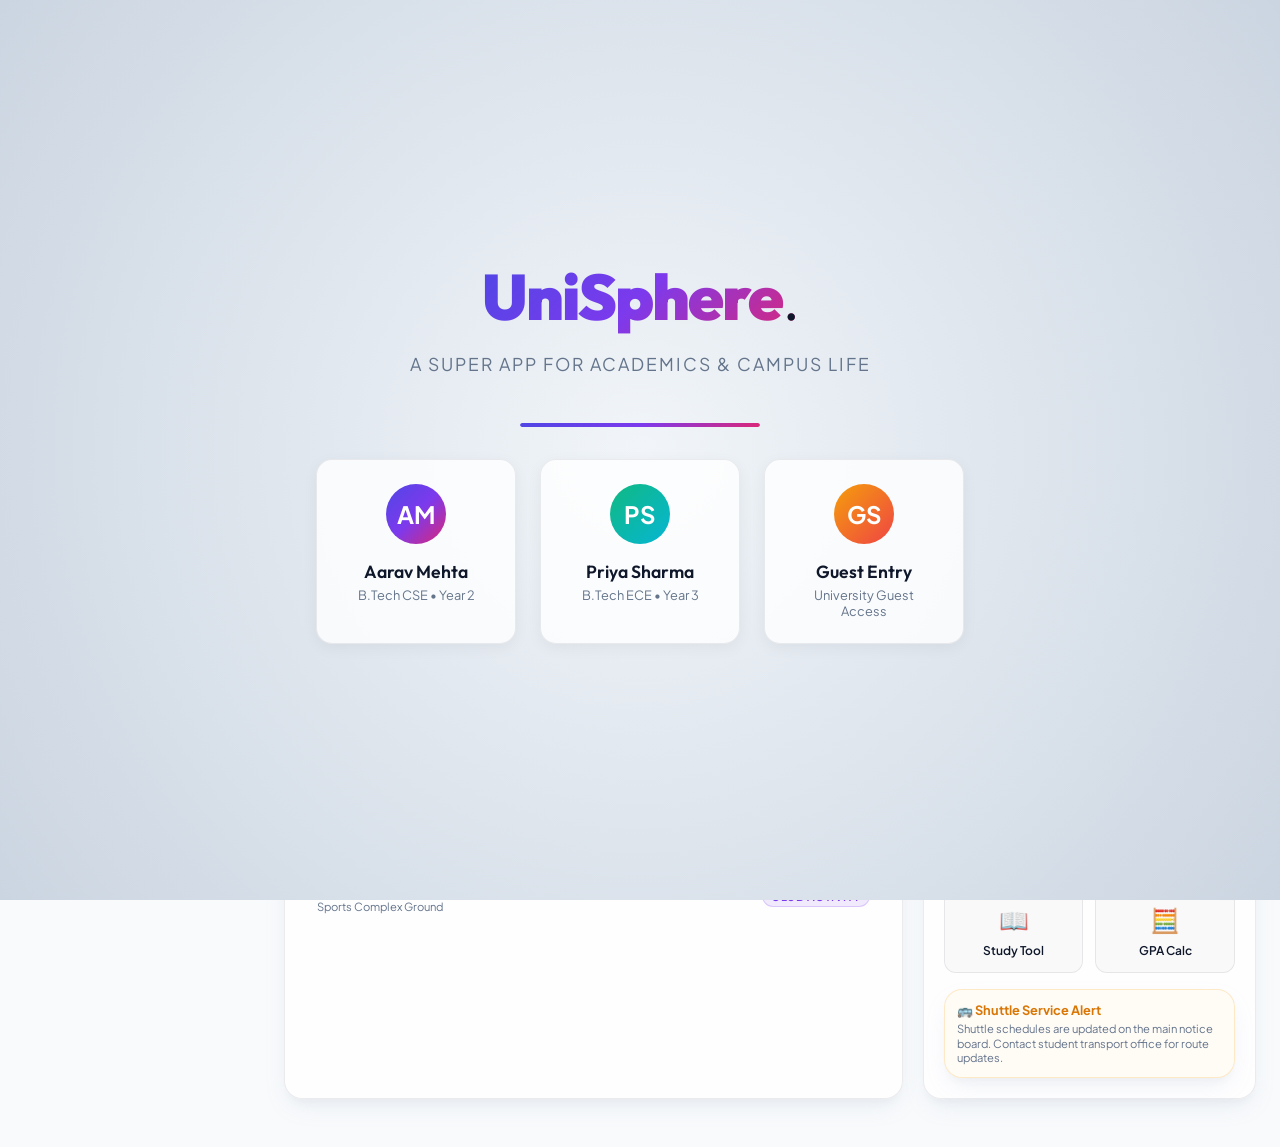
<file: index.html>
<!DOCTYPE html>
<html lang="en">
<head>
  <meta charset="UTF-8">
  <meta name="viewport" content="width=device-width, initial-scale=1.0">
  <title>UniSphere — Unified Student Super App</title>
  <link rel="stylesheet" href="styles.css">
</head>
<body>

  <!-- ===================================================
       1. SPLASH / OPENING WINDOW
  =================================================== -->
  <div id="splash-screen">
    <div class="splash-logo">UniSphere<span>.</span></div>
    <div class="splash-subtitle">A Super App for Academics & Campus Life</div>
    
    <div class="splash-loading-bar">
      <div class="splash-loading-progress"></div>
    </div>

    <div class="profile-selector-container">
      <div class="profile-card" onclick="selectProfile('Aarav Mehta', '8.45', 'B.Tech CSE - Yr 2')">
        <div class="profile-avatar">AM</div>
        <div class="profile-name">Aarav Mehta</div>
        <div class="profile-role">B.Tech CSE • Year 2</div>
      </div>
      <div class="profile-card" onclick="selectProfile('Priya Sharma', '9.10', 'B.Tech ECE - Yr 3')">
        <div class="profile-avatar" style="background: linear-gradient(135deg, #10b981 0%, #06b6d4 100%)">PS</div>
        <div class="profile-name">Priya Sharma</div>
        <div class="profile-role">B.Tech ECE • Year 3</div>
      </div>
      <div class="profile-card" onclick="selectProfile('Guest Student', '7.50', 'General Student')">
        <div class="profile-avatar" style="background: linear-gradient(135deg, #f59e0b 0%, #ef4444 100%)">GS</div>
        <div class="profile-name">Guest Entry</div>
        <div class="profile-role">University Guest Access</div>
      </div>
    </div>
  </div>

  <!-- ===================================================
       2. APP LAYOUT CONTAINER
  =================================================== -->
  <div class="app-container">
    
    <!-- Sidebar Navigation -->
    <aside class="sidebar">
      <div class="sidebar-brand">UniSphere<span>.</span></div>
      
      <div class="student-badge">
        <div class="badge-avatar">AM</div>
        <div class="badge-info">
          <h4>Aarav Mehta</h4>
          <p>B.Tech CSE - Yr 2</p>
        </div>
      </div>

      <nav class="nav-section">
        <div class="nav-label">Overview</div>
        <ul class="nav-links">
          <li class="nav-item">
            <button class="nav-link active" data-tab="dashboard" onclick="openTab('dashboard')">🏠 Dashboard</button>
          </li>
          <li class="nav-item">
            <button class="nav-link" data-tab="calendar" onclick="openTab('calendar')">📅 Calendar & Grid</button>
          </li>
        </ul>
      </nav>

      <nav class="nav-section">
        <div class="nav-label">Academics</div>
        <ul class="nav-links">
          <li class="nav-item">
            <button class="nav-link" data-tab="academics" onclick="openTab('academics')">📚 Timetable & Logs</button>
          </li>
          <li class="nav-item">
            <button class="nav-link" data-tab="tasks" onclick="openTab('tasks')">✅ Assignments & Exams</button>
          </li>
          <li class="nav-item">
            <button class="nav-link" data-tab="grades" onclick="openTab('grades')">🧮 Grade Calculator</button>
          </li>
        </ul>
      </nav>

      <nav class="nav-section">
        <div class="nav-label">Campus Services</div>
        <ul class="nav-links">
          <li class="nav-item">
            <button class="nav-link" data-tab="laundry" onclick="openTab('laundry')">🧺 Laundry Hub</button>
          </li>
          <li class="nav-item">
            <button class="nav-link" data-tab="printing" onclick="openTab('printing')">🖨️ Copy Space & Printing</button>
          </li>
          <li class="nav-item">
            <button class="nav-link" data-tab="hostel" onclick="openTab('hostel')">🛏️ Hostel & Maintenance</button>
          </li>
          <li class="nav-item">
            <button class="nav-link" data-tab="clubs" onclick="openTab('clubs')">🏅 Clubs & Facility</button>
          </li>
        </ul>
      </nav>

      <nav class="nav-section">
        <div class="nav-label">Resources</div>
        <ul class="nav-links">
          <li class="nav-item">
            <button class="nav-link" data-tab="study" onclick="openTab('study')">📖 AI Study Tool</button>
          </li>
          <li class="nav-item">
            <button class="nav-link" data-tab="help" onclick="openTab('help')">❓ Help & Support</button>
          </li>
        </ul>
      </nav>

      <div class="sidebar-footer">
        <button class="btn-secondary btn-sm" style="width: 100%" onclick="document.getElementById('splash-screen').classList.remove('fade-out')">🔄 Switch Profile</button>
      </div>
    </aside>

    <!-- Main Workspace Area -->
    <main class="main-workspace">
      
      <!-- Open Tabs Bar (Docking Area) -->
      <div class="tab-bar">
        <button class="btn-workspace-toggle" onclick="toggleMobileSidebar()" style="margin-right: 0.5rem; display: none;">☰</button>
        <div style="display: flex; gap: 0.5rem; flex: 1;" id="tab-bar-container">
          <!-- Dynamic Tabs will insert here -->
        </div>
        <button id="btn-max-toggle" class="btn-workspace-toggle" onclick="toggleWorkspaceMaximize()" title="Maximize Workspace">🗖</button>
      </div>

      <!-- Content Area with Active Page Modules -->
      <div class="workspace-content">
        
        <!-- Headers -->
        <header class="panel-header">
          <div class="panel-title">
            <h2 id="workspace-title">Student Dashboard</h2>
            <p id="workspace-subtitle">Welcome to your central student command center.</p>
          </div>
          <div class="header-controls">
            <button class="btn-secondary btn-sm" onclick="showToast('Notification center contains no new items.')">🔔 Alerts</button>
          </div>
        </header>

        <!-- ==========================================
             PAGE PANEL: DASHBOARD
        =========================================== -->
        <section id="dashboard" class="page-panel active">
          <div class="hero-card">
            <h1 id="dashboard-greeting">Good evening, Aarav 👋</h1>
            <p>Ready to manage classes, logistics and exams? Check your cards below.</p>
          </div>

          <div class="card-grid">
            <div class="glass-card stat-card">
              <span class="text-muted" style="font-size:0.75rem;">Next Lecture</span>
              <div class="stat-value" id="dash-class-val">DBMS (B-204)</div>
              <div class="stat-sub" id="dash-class-sub">In 15 minutes • Prof. Mehta</div>
            </div>
            
            <div class="glass-card stat-card">
              <div style="display:flex; justify-content:space-between; align-items:center;">
                <span class="text-muted" style="font-size:0.75rem;">Attendance Avg</span>
                <span id="dash-attendance-badge" class="badge badge-green">Healthy</span>
              </div>
              <div class="stat-value" id="dash-attendance-val">84%</div>
              <div class="stat-sub">Across 3 main modules</div>
            </div>

            <div class="glass-card stat-card">
              <span class="text-muted" style="font-size:0.75rem;">Pending Deliverables</span>
              <div class="stat-value" id="dash-tasks-val">2</div>
              <div class="stat-sub" style="color:var(--accent-red)">Next submission: 25 Aug</div>
            </div>

            <div class="glass-card stat-card">
              <span class="text-muted" style="font-size:0.75rem;">Current Grade Index</span>
              <div class="stat-value" id="dash-cgpa-val">8.45</div>
              <div class="stat-sub">Target: 8.5 CGPA</div>
            </div>
          </div>

          <div class="card-grid" style="grid-template-columns: 1.3fr 0.7fr;">
            <!-- Today's Schedule Card -->
            <div class="glass-card">
              <div class="card-title-bar">
                <h3>Today's Schedule</h3>
                <span class="badge badge-purple">Mon / Thu Cycle</span>
              </div>
              <div class="list-rows">
                <div class="list-row">
                  <div class="list-row-info">
                    <h5>09:00 AM — Mathematics II</h5>
                    <p>Prof. Sharma • Room B-201</p>
                  </div>
                  <span class="badge badge-blue">Lecture</span>
                </div>
                <div class="list-row">
                  <div class="list-row-info">
                    <h5>10:00 AM — DBMS</h5>
                    <p>Prof. Mehta • Room B-204</p>
                  </div>
                  <span class="badge badge-blue">Lecture</span>
                </div>
                <div class="list-row">
                  <div class="list-row-info">
                    <h5>01:00 PM — Luncheon</h5>
                    <p>Hostel Mess 1 (North Indian Block)</p>
                  </div>
                  <span class="badge badge-green">Dining</span>
                </div>
                <div class="list-row">
                  <div class="list-row-info">
                    <h5>05:00 PM — Cricket Practice Session</h5>
                    <p>Sports Complex Ground</p>
                  </div>
                  <span class="badge badge-purple">Club Activity</span>
                </div>
              </div>
            </div>

            <!-- Quick Service Access -->
            <div class="glass-card">
              <div class="card-title-bar">
                <h3>Quick Services</h3>
              </div>
              <p class="text-muted" style="font-size:0.75rem;margin-bottom:0.75rem;">Access student facilities directly in your super app:</p>
              <div class="quick-actions-grid">
                <div class="quick-action-btn" onclick="openTab('laundry')">
                  <span>🧺</span>
                  <p>Laundry Hub</p>
                </div>
                <div class="quick-action-btn" onclick="openTab('printing')">
                  <span>🖨️</span>
                  <p>Printers</p>
                </div>
                <div class="quick-action-btn" onclick="openTab('hostel')">
                  <span>🛏️</span>
                  <p>Hostel</p>
                </div>
                <div class="quick-action-btn" onclick="openTab('clubs')">
                  <span>🏅</span>
                  <p>Clubs</p>
                </div>
                <div class="quick-action-btn" onclick="openTab('study')">
                  <span>📖</span>
                  <p>Study Tool</p>
                </div>
                <div class="quick-action-btn" onclick="openTab('grades')">
                  <span>🧮</span>
                  <p>GPA Calc</p>
                </div>
              </div>
              
              <div class="glass-card" style="margin-top: 1rem; background:rgba(255, 158, 11, 0.04); border-color: rgba(245,158,11,0.2); padding: 0.75rem;">
                <h5 style="color:var(--accent-orange); font-size:0.8rem; margin-bottom: 0.2rem;">🚌 Shuttle Service Alert</h5>
                <p style="font-size:0.7rem; color:var(--text-muted); line-height: 1.3;">Shuttle schedules are updated on the main notice board. Contact student transport office for route updates.</p>
              </div>
            </div>
          </div>
        </section>

        <!-- ==========================================
             PAGE PANEL: CALENDAR
        =========================================== -->
        <section id="calendar" class="page-panel">
          <div class="card-grid" style="grid-template-columns: 1.2fr 0.8fr;">
            <!-- Calendar Grid View -->
            <div class="glass-card">
              <div class="card-title-bar">
                <h3>August 2026 Grid</h3>
                <button class="btn-primary btn-sm" onclick="openAddEventModal()">+ Log Event</button>
              </div>
              
              <div class="calendar-view-toggle">
                <button class="active">Month View</button>
                <button onclick="showToast('Weekly calendar view requires student calendar authorization.')">Week View</button>
              </div>

              <div class="month-view-grid">
                <!-- Days Head -->
                <div class="month-day-head">Mon</div>
                <div class="month-day-head">Tue</div>
                <div class="month-day-head">Wed</div>
                <div class="month-day-head">Thu</div>
                <div class="month-day-head">Fri</div>
                <div class="month-day-head">Sat</div>
                <div class="month-day-head">Sun</div>
                
                <!-- Week 1 -->
                <div class="month-day"><span class="month-day-num">27</span></div>
                <div class="month-day"><span class="month-day-num">28</span></div>
                <div class="month-day"><span class="month-day-num">29</span></div>
                <div class="month-day"><span class="month-day-num">30</span></div>
                <div class="month-day"><span class="month-day-num">31</span></div>
                <div class="month-day current-month"><span class="month-day-num">1</span></div>
                <div class="month-day current-month"><span class="month-day-num">2</span></div>
                
                <!-- Week 2 -->
                <div class="month-day current-month"><span class="month-day-num">3</span></div>
                <div class="month-day current-month"><span class="month-day-num">4</span></div>
                <div class="month-day current-month"><span class="month-day-num">5</span></div>
                <div class="month-day current-month"><span class="month-day-num">6</span></div>
                <div class="month-day current-month"><span class="month-day-num">7</span></div>
                <div class="month-day current-month">
                  <span class="month-day-num">8</span>
                  <div class="month-day-dots"><div class="dot dot-blue"></div></div>
                </div>
                <div class="month-day current-month"><span class="month-day-num">9</span></div>
                
                <!-- Week 3 -->
                <div class="month-day current-month"><span class="month-day-num">10</span></div>
                <div class="month-day current-month"><span class="month-day-num">11</span></div>
                <div class="month-day current-month"><span class="month-day-num">12</span></div>
                <div class="month-day current-month"><span class="month-day-num">13</span></div>
                <div class="month-day current-month">
                  <span class="month-day-num">14</span>
                  <div class="month-day-dots"><div class="dot dot-red"></div></div>
                </div>
                <div class="month-day current-month"><span class="month-day-num">15</span></div>
                <div class="month-day current-month"><span class="month-day-num">16</span></div>
                
                <!-- Week 4 -->
                <div class="month-day current-month"><span class="month-day-num">17</span></div>
                <div class="month-day current-month"><span class="month-day-num">18</span></div>
                <div class="month-day current-month"><span class="month-day-num">19</span></div>
                <div class="month-day current-month"><span class="month-day-num">20</span></div>
                <div class="month-day current-month"><span class="month-day-num">21</span></div>
                <div class="month-day current-month">
                  <span class="month-day-num">22</span>
                  <div class="month-day-dots"><div class="dot dot-blue"></div></div>
                </div>
                <div class="month-day current-month"><span class="month-day-num">23</span></div>

                <!-- Week 5 -->
                <div class="month-day current-month"><span class="month-day-num">24</span></div>
                <div class="month-day current-month">
                  <span class="month-day-num">25</span>
                  <div class="month-day-dots"><div class="dot dot-red"></div></div>
                </div>
                <div class="month-day current-month"><span class="month-day-num">26</span></div>
                <div class="month-day current-month">
                  <span class="month-day-num">27</span>
                  <div class="month-day-dots"><div class="dot dot-red"></div></div>
                </div>
                <div class="month-day current-month"><span class="month-day-num">28</span></div>
                <div class="month-day current-month"><span class="month-day-num">29</span></div>
                <div class="month-day current-month"><span class="month-day-num">30</span></div>
              </div>
            </div>

            <!-- Milestone event lists -->
            <div class="glass-card">
              <div class="card-title-bar">
                <h3>Milestones & Holidays</h3>
              </div>
              <div class="list-rows" id="calendar-events-list">
                <!-- Logged Events rendered dynamically by JS -->
              </div>
            </div>
          </div>
        </section>

        <!-- ==========================================
             PAGE PANEL: ACADEMICS
        =========================================== -->
        <section id="academics" class="page-panel">
          <div class="card-grid" style="grid-template-columns: 1fr 1fr;">
            <!-- Timetable grid -->
            <div class="glass-card timetable-section">
              <div class="card-title-bar">
                <h3>Visual Class Timetable</h3>
              </div>
              
              <div class="timetable-wrapper">
                <div class="timetable-grid">
                  <div class="timetable-header">Time</div>
                  <div class="timetable-header">Mon</div>
                  <div class="timetable-header">Tue</div>
                  <div class="timetable-header">Wed</div>
                  <div class="timetable-header">Thu</div>
                  <div class="timetable-header">Fri</div>

                  <!-- Row 09:00 -->
                  <div class="timetable-time-col">09:00 AM</div>
                  <div class="timetable-slot active-class">
                    <h5>Maths II</h5>
                    <p>B-201</p>
                  </div>
                  <div class="timetable-slot">
                    <p class="text-muted">-</p>
                  </div>
                  <div class="timetable-slot active-class">
                    <h5>Maths II</h5>
                    <p>B-201</p>
                  </div>
                  <div class="timetable-slot">
                    <p class="text-muted">-</p>
                  </div>
                  <div class="timetable-slot active-class">
                    <h5>Lab Python</h5>
                    <p>C-103</p>
                  </div>

                  <!-- Row 10:00 -->
                  <div class="timetable-time-col">10:00 AM</div>
                  <div class="timetable-slot active-class">
                    <h5>DBMS</h5>
                    <p>B-204</p>
                  </div>
                  <div class="timetable-slot active-class">
                    <h5>Python Prog</h5>
                    <p>B-204</p>
                  </div>
                  <div class="timetable-slot">
                    <p class="text-muted">-</p>
                  </div>
                  <div class="timetable-slot active-class">
                    <h5>DBMS</h5>
                    <p>B-204</p>
                  </div>
                  <div class="timetable-slot active-class">
                    <h5>Lab Python</h5>
                    <p>C-103</p>
                  </div>

                  <!-- Row 11:30 -->
                  <div class="timetable-time-col">11:30 AM</div>
                  <div class="timetable-slot">
                    <p class="text-muted">-</p>
                  </div>
                  <div class="timetable-slot active-class">
                    <h5>Python Prog</h5>
                    <p>B-204</p>
                  </div>
                  <div class="timetable-slot active-class">
                    <h5>Maths II</h5>
                    <p>B-201</p>
                  </div>
                  <div class="timetable-slot">
                    <p class="text-muted">-</p>
                  </div>
                  <div class="timetable-slot">
                    <p class="text-muted">-</p>
                  </div>

                  <!-- Row 02:00 -->
                  <div class="timetable-time-col">02:00 PM</div>
                  <div class="timetable-slot">
                    <p class="text-muted">-</p>
                  </div>
                  <div class="timetable-slot active-class">
                    <h5>DBMS Lab</h5>
                    <p>C-102</p>
                  </div>
                  <div class="timetable-slot">
                    <p class="text-muted">-</p>
                  </div>
                  <div class="timetable-slot active-class">
                    <h5>DBMS Lab</h5>
                    <p>C-102</p>
                  </div>
                  <div class="timetable-slot">
                    <p class="text-muted">-</p>
                  </div>
                </div>
              </div>
            </div>
            
            <!-- Attendance Rings Card -->
            <div class="glass-card">
              <div class="card-title-bar">
                <h3>Attendance Logs & Threshold</h3>
                <span class="badge badge-purple">Min 75% required</span>
              </div>
              
              <div class="attendance-container">
                <!-- Subject 1: Maths -->
                <div class="attendance-ring-box">
                  <div class="progress-ring">
                    <svg width="90" height="90">
                      <circle class="progress-ring-circle-bg" cx="45" cy="45" r="38"></circle>
                      <circle id="circle-math" class="progress-ring-circle" cx="45" cy="45" r="38"></circle>
                    </svg>
                    <div id="text-math" class="progress-ring-text">85%</div>
                  </div>
                  <h4 style="font-size:0.85rem;margin-top:0.25rem;">Mathematics II</h4>
                  <p id="att-math-logs" class="text-muted" style="font-size:0.7rem;">24/28 classes</p>
                  <div style="display:flex;gap:0.35rem;margin-top:0.25rem;">
                    <button class="btn-secondary btn-sm" onclick="adjustAttendance('math', true, 1)">+ Attended</button>
                    <button class="btn-secondary btn-sm" onclick="adjustAttendance('math', false, 1)">+ Missed</button>
                  </div>
                </div>

                <!-- Subject 2: DBMS -->
                <div class="attendance-ring-box">
                  <div class="progress-ring">
                    <svg width="90" height="90">
                      <circle class="progress-ring-circle-bg" cx="45" cy="45" r="38"></circle>
                      <circle id="circle-dbms" class="progress-ring-circle" cx="45" cy="45" r="38"></circle>
                    </svg>
                    <div id="text-dbms" class="progress-ring-text">87%</div>
                  </div>
                  <h4 style="font-size:0.85rem;margin-top:0.25rem;">DBMS</h4>
                  <p id="att-dbms-logs" class="text-muted" style="font-size:0.7rem;">21/24 classes</p>
                  <div style="display:flex;gap:0.35rem;margin-top:0.25rem;">
                    <button class="btn-secondary btn-sm" onclick="adjustAttendance('dbms', true, 1)">+ Attended</button>
                    <button class="btn-secondary btn-sm" onclick="adjustAttendance('dbms', false, 1)">+ Missed</button>
                  </div>
                </div>

                <!-- Subject 3: Python -->
                <div class="attendance-ring-box">
                  <div class="progress-ring">
                    <svg width="90" height="90">
                      <circle class="progress-ring-circle-bg" cx="45" cy="45" r="38"></circle>
                      <circle id="circle-python" class="progress-ring-circle" cx="45" cy="45" r="38"></circle>
                    </svg>
                    <div id="text-python" class="progress-ring-text">72%</div>
                  </div>
                  <h4 style="font-size:0.85rem;margin-top:0.25rem;">Python Programming</h4>
                  <p id="att-python-logs" class="text-muted" style="font-size:0.7rem;">18/25 classes</p>
                  <div style="display:flex;gap:0.35rem;margin-top:0.25rem;">
                    <button class="btn-secondary btn-sm" onclick="adjustAttendance('python', true, 1)">+ Attended</button>
                    <button class="btn-secondary btn-sm" onclick="adjustAttendance('python', false, 1)">+ Missed</button>
                  </div>
                </div>
              </div>
            </div>

            <!-- Faculty Info Drawer -->
            <div class="glass-card">
              <div class="card-title-bar">
                <h3>Faculty Information</h3>
              </div>
              <div class="list-rows">
                <div class="list-row">
                  <div class="list-row-info">
                    <h5>Prof. Sharma (Mathematics II)</h5>
                    <p>Cabin B-206 • Office hours: Mon 3-4 PM</p>
                    <p class="text-muted" style="font-size:0.7rem;">Email: sharma.math@university.edu</p>
                  </div>
                  <button class="btn-secondary btn-sm" onclick="showToast('Mail client shortcut: sharma.math@university.edu')">✉️ Contact</button>
                </div>
                <div class="list-row">
                  <div class="list-row-info">
                    <h5>Prof. Mehta (DBMS)</h5>
                    <p>Cabin B-212 • Office hours: Tue 11 AM-12 PM</p>
                    <p class="text-muted" style="font-size:0.7rem;">Email: mehta.dbms@university.edu</p>
                  </div>
                  <button class="btn-secondary btn-sm" onclick="showToast('Mail client shortcut: mehta.dbms@university.edu')">✉️ Contact</button>
                </div>
                <div class="list-row">
                  <div class="list-row-info">
                    <h5>Prof. Rao (Python Lab)</h5>
                    <p>Cabin C-107 • Office hours: Wed 4-5 PM</p>
                    <p class="text-muted" style="font-size:0.7rem;">Email: rao.python@university.edu</p>
                  </div>
                  <button class="btn-secondary btn-sm" onclick="showToast('Mail client shortcut: rao.python@university.edu')">✉️ Contact</button>
                </div>
              </div>
            </div>
          </div>
        </section>

        <!-- ==========================================
             PAGE PANEL: TASKS
        =========================================== -->
        <section id="tasks" class="page-panel">
          <div class="card-grid" style="grid-template-columns: 1.15fr 0.85fr;">
            <!-- Assignments List -->
            <div class="glass-card">
              <div class="card-title-bar">
                <h3>Academic Assignments</h3>
                <button class="btn-primary btn-sm" onclick="openAddAssignmentModal()">+ Log Assignment</button>
              </div>
              
              <div class="list-rows" id="assignment-list">
                <!-- Renders dynamically -->
              </div>
            </div>

            <!-- Exam Tracker List -->
            <div class="glass-card">
              <div class="card-title-bar">
                <h3>Upcoming Exam Calendar</h3>
              </div>
              
              <div class="list-rows" id="exam-list">
                <!-- Renders dynamically -->
              </div>
              
              <div class="glass-card" style="margin-top:1.25rem; background:rgba(139, 92, 246, 0.03); border-color: rgba(139,92,246,0.15)">
                <h5 style="margin-bottom:0.25rem;">Study Priority Alert</h5>
                <p style="font-size:0.75rem; color:var(--text-muted); line-height: 1.4;">Based on exam dates, focus on Normalization and SQL Joins first (DBMS Midterm is in 12 days).</p>
              </div>
            </div>
          </div>
        </section>

        <!-- ==========================================
             PAGE PANEL: GRADE CALCULATOR
        =========================================== -->
        <section id="grades" class="page-panel">
          <div class="card-grid" style="grid-template-columns: 1.15fr 0.85fr;">
            <!-- Calculator input card -->
            <div class="glass-card">
              <div class="card-title-bar">
                <h3>Grade Predictor & Target Simulator</h3>
              </div>
              <p class="text-muted" style="font-size:0.8rem; margin-bottom: 1.25rem;">Enter details for a chosen subject to see weightages (Mid-sem = 25%, Assignments = 15%, Attendance = 10%, End-sem = 50%):</p>
              
              <div style="display:grid; grid-template-columns:1fr 1fr; gap:0.75rem;">
                <div class="form-group">
                  <label for="calc-mid">Mid-Semester Marks (%)</label>
                  <input type="number" id="calc-mid" class="form-control" placeholder="e.g. 78" value="75" oninput="calculateGPA()">
                </div>
                <div class="form-group">
                  <label for="calc-assign">Assignments Score (%)</label>
                  <input type="number" id="calc-assign" class="form-control" placeholder="e.g. 90" value="85" oninput="calculateGPA()">
                </div>
                <div class="form-group">
                  <label for="calc-att">Attendance Factor (%)</label>
                  <input type="number" id="calc-att" class="form-control" placeholder="e.g. 95" value="90" oninput="calculateGPA()">
                </div>
                <div class="form-group">
                  <label for="calc-end">End-Semester Expected (%)</label>
                  <input type="number" id="calc-end" class="form-control" placeholder="e.g. 80" value="80" oninput="calculateGPA()">
                </div>
              </div>

              <div class="form-group" style="margin-top: 0.5rem;">
                <label for="calc-target-cgpa">Target Grade Point (for CGPA)</label>
                <input type="range" id="calc-target-cgpa" min="5" max="10" step="0.1" value="8.5" style="width:100%;accent-color:var(--accent-purple);" oninput="document.getElementById('target-cgpa-lbl').textContent = this.value; calculateGPA();">
                <div style="display:flex; justify-content:space-between; font-size:0.75rem; color:var(--text-muted); margin-top:0.25rem;">
                  <span>5.0 (C)</span>
                  <span>Target: <b id="target-cgpa-lbl" style="color:var(--accent-purple)">8.5</b></span>
                  <span>10.0 (O)</span>
                </div>
              </div>
            </div>

            <!-- Grade Outputs -->
            <div class="glass-card">
              <div class="card-title-bar">
                <h3>Calculation Results</h3>
              </div>
              <div class="glass-card" id="calc-results" style="background:rgba(255,255,255,0.02); margin-bottom:1rem; padding: 1rem; text-align:center;">
                <!-- Output inserts here -->
              </div>
              
              <div class="card-title-bar">
                <h3>End-Sem Marks Target</h3>
              </div>
              <p id="calc-target-info" style="font-size:0.8rem; line-height: 1.4; color:var(--text-muted);">
                <!-- Analysis info inserts here -->
              </p>
            </div>
          </div>
        </section>

        <!-- ==========================================
             PAGE PANEL: LAUNDRY HUB
        =========================================== -->
        <section id="laundry" class="page-panel">
          <div class="card-grid" style="grid-template-columns: 1.25fr 0.75fr;">
            <!-- Laundry Tracker -->
            <div class="glass-card">
              <div class="card-title-bar">
                <h3>Laundry Order Cycle</h3>
                <button id="btn-simulate-laundry" class="btn-secondary btn-sm" onclick="simulateLaundryStep()">Advance Cycle Status</button>
              </div>
              
              <!-- Progress Path -->
              <div class="laundry-path">
                <div class="laundry-line">
                  <div id="laundry-line-fill" class="laundry-line-progress"></div>
                </div>
                
                <div id="step-submitted" class="laundry-step">
                  <div class="laundry-step-node">1</div>
                  <span class="laundry-step-label">Submitted</span>
                </div>
                
                <div id="step-washing" class="laundry-step">
                  <div class="laundry-step-node">2</div>
                  <span class="laundry-step-label">Washing</span>
                </div>
                
                <div id="step-drying" class="laundry-step">
                  <div class="laundry-step-node">3</div>
                  <span class="laundry-step-label">Drying</span>
                </div>
                
                <div id="step-ready" class="laundry-step">
                  <div class="laundry-step-node">4</div>
                  <span class="laundry-step-label">Ready</span>
                </div>
              </div>

              <div class="glass-card" id="laundry-active-details" style="background: rgba(255,255,255,0.02); margin-top:1.5rem; padding:1rem;">
                <!-- active details render dynamically -->
              </div>
              
              <!-- Booking Form -->
              <div style="margin-top: 1.5rem;">
                <h4 style="font-size:1rem; margin-bottom: 0.75rem;">Check-in New Laundry Bag</h4>
                <div style="display:grid; grid-template-columns: 1fr 1fr 1fr; gap:0.5rem; align-items:flex-end;">
                  <div class="form-group" style="margin-bottom:0">
                    <label for="laundry-weight-input">Approx Weight (kg)</label>
                    <input type="number" id="laundry-weight-input" class="form-control" placeholder="e.g. 5.2" step="0.1">
                  </div>
                  <div class="form-group" style="margin-bottom:0">
                    <label for="laundry-items-input">Item Count</label>
                    <input type="number" id="laundry-items-input" class="form-control" placeholder="e.g. 15">
                  </div>
                  <div class="form-group" style="margin-bottom:0">
                    <label for="laundry-slot-input">Drop-off Day Slot</label>
                    <select id="laundry-slot-input" class="form-control">
                      <option value="Mon 09:00 AM">Monday Slot</option>
                      <option value="Tue 09:00 AM">Tuesday Slot</option>
                      <option value="Thu 09:00 AM">Thursday Slot</option>
                      <option value="Fri 09:00 AM">Friday Slot</option>
                    </select>
                  </div>
                </div>
                <div style="display:flex; gap:0.75rem; margin-top: 1rem;">
                  <button class="btn-primary" onclick="bookLaundry()">Book Drop-off</button>
                  <button id="btn-laundry-reminder" class="btn-secondary" onclick="toggleLaundryReminder()">Set Laundry Notification</button>
                </div>
              </div>
            </div>

            <!-- Schedule info and history -->
            <div class="glass-card">
              <div class="card-title-bar">
                <h3>Hostel Dropping Schedule</h3>
              </div>
              <p class="text-muted" style="font-size:0.75rem; line-height: 1.4; margin-bottom: 0.75rem;">Residents have specific laundry days based on hostel floor layout:</p>
              <div class="list-rows" style="font-size: 0.8rem; margin-bottom: 1.25rem;">
                <div class="list-row"><span>Hostel H-3 Floor 1 & 2</span><b>Mon / Thu</b></div>
                <div class="list-row"><span>Hostel H-3 Floor 3 & 4</span><b>Tue / Fri</b></div>
                <div class="list-row"><span>Off Days / Maintenance</span><b>Wed / Sun</b></div>
              </div>

              <div class="card-title-bar">
                <h3>Laundry Logs History</h3>
              </div>
              <div class="list-rows" id="laundry-history-list">
                <!-- Renders dynamically -->
              </div>
            </div>
          </div>
        </section>

        <!-- ==========================================
             PAGE PANEL: PRINTING
        =========================================== -->
        <section id="printing" class="page-panel">
          <div class="card-grid" style="grid-template-columns: 1.1fr 0.9fr;">
            <!-- Printing uploader and options -->
            <div class="glass-card">
              <div class="card-title-bar">
                <h3>Submit Print Job</h3>
              </div>
              
              <!-- Drag and drop zone -->
              <div class="upload-area" id="print-dropzone">
                <span class="upload-icon">📤</span>
                <p>Drag and drop files here, or click to browse</p>
                <span class="text-muted" style="font-size:0.7rem;">Supported files: PDF, DOCX, PPTX (Max 25MB)</span>
                <input type="file" id="print-file-input" style="display: none;">
              </div>
              
              <div class="progress-bar-container" id="print-progress-container">
                <div class="progress-bar-fill" id="print-progress-fill"></div>
              </div>

              <!-- Options -->
              <div style="display:grid; grid-template-columns: 1fr 1fr 1fr; gap:0.5rem; margin-top: 1rem;">
                <div class="form-group">
                  <label for="print-color-select">Color Scheme</label>
                  <select id="print-color-select" class="form-control">
                    <option value="Grayscale">Grayscale (₹2/pg)</option>
                    <option value="Color">Color (₹10/pg)</option>
                  </select>
                </div>
                <div class="form-group">
                  <label for="print-side-select">Double Sided</label>
                  <select id="print-side-select" class="form-control">
                    <option value="double">Double-sided (Duplex)</option>
                    <option value="single">Single-sided</option>
                  </select>
                </div>
                <div class="form-group">
                  <label for="print-copies-input">Copies Count</label>
                  <input type="number" id="print-copies-input" class="form-control" value="1" min="1">
                </div>
              </div>
            </div>

            <!-- Print Queue Queue -->
            <div class="glass-card">
              <div class="card-title-bar">
                <h3>Print Shop Queued Jobs</h3>
                <button class="btn-secondary btn-sm" onclick="simulatePrinting()">Simulate Print Action</button>
              </div>
              
              <div class="print-queue-list" id="print-queue">
                <!-- Renders dynamically -->
              </div>
              
              <div class="glass-card" style="margin-top: 1.5rem; background:rgba(16, 185, 129, 0.03); border-color: rgba(16,185,129,0.15)">
                <h5 style="color:var(--accent-green); font-size:0.8rem; margin-bottom: 0.2rem;">Unisphere Print Terminal</h5>
                <p style="font-size:0.7rem; color:var(--text-muted); line-height: 1.4;">Printers are located in Unisphere block basement and Hostel H-3 lounge. Scan the QR code at the terminal to release submitted files.</p>
              </div>
            </div>
          </div>
        </section>

        <!-- ==========================================
             PAGE PANEL: HOSTEL
        =========================================== -->
        <section id="hostel" class="page-panel">
          <div class="card-grid" style="grid-template-columns: 1.1fr 0.9fr;">
            <!-- Lodge complaint form -->
            <div class="glass-card">
              <div class="card-title-bar">
                <h3>Lodge Room Maintenance Complaint</h3>
              </div>
              
              <div class="form-group">
                <label for="complaint-category">Maintenance Type</label>
                <select id="complaint-category" class="form-control">
                  <option value="Electrical">Electrical (Fan, light, switches)</option>
                  <option value="Plumbing">Plumbing (Tap leakage, bathroom flush)</option>
                  <option value="Carpentry">Carpentry (Bed joint, door handle, cupboard)</option>
                  <option value="Housekeeping">Housekeeping (Room sweeping, waste disposal)</option>
                </select>
              </div>
              
              <div class="form-group">
                <label for="complaint-desc">Details of the issue</label>
                <textarea id="complaint-desc" class="form-control" rows="4" placeholder="Describe the issue and specify room coordinates..."></textarea>
              </div>

              <div style="display:flex; gap:0.5rem;">
                <button class="btn-primary" onclick="lodgeComplaint()">Submit Request</button>
                <button class="btn-secondary" onclick="showToast('Photo uploaded simulator completed.')">📷 Attach Photo</button>
              </div>
            </div>

            <!-- Active complaints tracker -->
            <div class="glass-card">
              <div class="card-title-bar">
                <h3>Complaints Status</h3>
                <button class="btn-secondary btn-sm" onclick="simulateComplaintStatus()">Progress Status</button>
              </div>
              
              <div class="complaint-list" id="maintenance-list">
                <!-- Renders dynamically -->
              </div>

              <div style="margin-top: 1.5rem; border-top: 1px solid var(--border-color); padding-top: 1rem; font-size: 0.8rem;">
                <h5 style="margin-bottom:0.5rem;">Hostel Information</h5>
                <p>🏨 <b>Residence:</b> Block H-3, Room 304</p>
                <p>👨‍💼 <b>Warden:</b> Mr. Rajesh Verma (Office Floor 1)</p>
                <p>📞 <b>Warden Contact:</b> +91 98765 43210</p>
              </div>
            </div>
          </div>
        </section>

        <!-- ==========================================
             PAGE PANEL: CLUBS
        =========================================== -->
        <section id="clubs" class="page-panel">
          <div class="card-grid" style="grid-template-columns: 1fr 1fr;">
            <!-- Club Memberships -->
            <div class="glass-card">
              <div class="card-title-bar">
                <h3>Student Club Societies</h3>
              </div>
              
              <h5 style="margin-bottom: 0.5rem; font-size: 0.85rem;">My Active Societies</h5>
              <div class="list-rows" id="joined-clubs" style="margin-bottom: 1.25rem;">
                <!-- Rendered dynamically -->
              </div>

              <h5 style="margin-bottom: 0.5rem; font-size: 0.85rem;">Explore Other Clubs</h5>
              <div class="list-rows" id="available-clubs">
                <!-- Rendered dynamically -->
              </div>
            </div>

            <!-- Facility Booking -->
            <div class="glass-card">
              <div class="card-title-bar">
                <h3>Book Campus Sports Facility</h3>
              </div>
              
              <div class="form-group">
                <label for="sports-facility-select">Facility Name</label>
                <select id="sports-facility-select" class="form-control">
                  <option value="Badminton Court 1">Badminton Court 1 (Indoor)</option>
                  <option value="Badminton Court 2">Badminton Court 2 (Indoor)</option>
                  <option value="Squash Court A">Squash Court A (Sports Block)</option>
                  <option value="Tennis Court 2">Tennis Court 2 (Outdoor)</option>
                  <option value="Gym Training Slot">Main Gym Strength Area Slot</option>
                </select>
              </div>

              <div style="display:grid; grid-template-columns: 1fr 1fr; gap:0.5rem;">
                <div class="form-group">
                  <label for="sports-time-select">Time Slot</label>
                  <select id="sports-time-select" class="form-control">
                    <option value="04:00 PM - 05:00 PM">04:00 PM - 05:00 PM</option>
                    <option value="05:00 PM - 06:00 PM">05:00 PM - 06:00 PM</option>
                    <option value="06:00 PM - 07:00 PM">06:00 PM - 07:00 PM</option>
                    <option value="07:00 PM - 08:00 PM">07:00 PM - 08:00 PM</option>
                  </select>
                </div>
                <div class="form-group">
                  <label for="sports-date-select">Booking Date</label>
                  <input type="date" id="sports-date-select" class="form-control" value="2026-08-22">
                </div>
              </div>

              <button class="btn-primary" style="width: 100%; margin-bottom: 1.25rem;" onclick="bookFacility()">Book Slot</button>

              <h5 style="margin-bottom: 0.5rem; font-size: 0.85rem;">My Facility Bookings</h5>
              <div class="list-rows" id="bookings-list">
                <!-- Rendered dynamically -->
              </div>
            </div>
          </div>
        </section>

        <!-- ==========================================
             PAGE PANEL: AI STUDY TOOL
        =========================================== -->
        <section id="study" class="page-panel">
          <div class="card-grid" style="grid-template-columns: 1fr 1.2fr;">
            <!-- Document Uploader -->
            <div class="glass-card">
              <div class="card-title-bar">
                <h3>Study Material Analyzer</h3>
              </div>
              <p class="text-muted" style="font-size:0.8rem; margin-bottom: 1rem;">Upload syllabus, previous year papers, or course slides to let the AI analyze and suggest resources.</p>
              
              <div class="upload-area" id="study-dropzone" style="border-color: rgba(59,130,246,0.3); background: rgba(59,130,246,0.02)">
                <span class="upload-icon" style="color:var(--accent-blue)">📖</span>
                <p>Drop syllabus or paper PDF here</p>
                <span class="text-muted" style="font-size:0.7rem;">Supported: PDF, EPUB, TXT</span>
                <input type="file" id="study-file-input" style="display:none;">
              </div>

              <div id="study-analysis-loader" style="display:none; text-align:center; padding:1.5rem;">
                <div class="splash-loading-bar" style="margin: 0 auto 0.75rem; width:150px;"><div class="splash-loading-progress" style="animation-duration: 2s;"></div></div>
                <p style="font-size:0.8rem;color:var(--text-muted);">AI is parsing material structures and generating reference items...</p>
              </div>

              <div class="glass-card" style="margin-top: 1.25rem;">
                <div class="card-title-bar">
                  <h3>Ask AI Study Assistant</h3>
                </div>
                <div class="form-group" style="margin-bottom: 0.5rem;">
                  <input type="text" id="study-chat-input" class="form-control" placeholder="Ask questions about normalization, matrices, etc..." onkeydown="if(event.key==='Enter')askStudyQuestion()">
                </div>
                <button class="btn-primary btn-sm" onclick="askStudyQuestion()">Ask Concept</button>
                
                <div id="study-chat-response" class="glass-card" style="display:none; background: rgba(0,0,0,0.25); border-color: rgba(255,255,255,0.05); margin-top: 0.75rem; padding: 0.75rem;">
                  <!-- Answer inserts here -->
                </div>
              </div>
            </div>

            <!-- Analysis results -->
            <div class="glass-card" id="study-analysis-results" style="display: none;">
              <div class="card-title-bar">
                <div>
                  <h3 id="study-doc-title">dbms_prev_year_2025.pdf</h3>
                  <p class="text-muted" id="study-doc-sub" style="font-size:0.75rem;"></p>
                </div>
              </div>

              <div class="glass-card" style="background:rgba(255,255,255,0.01); margin-bottom: 1rem; padding: 0.75rem;">
                <h5 style="margin-bottom:0.25rem; font-size:0.85rem;">Document Executive Summary</h5>
                <p id="study-summary-text" style="font-size:0.8rem; color:var(--text-muted); line-height: 1.4;"></p>
              </div>

              <h5 style="margin-bottom: 0.5rem; font-size: 0.85rem;">Interactive Practice Questions</h5>
              <div class="list-rows" id="study-quiz-list" style="margin-bottom:1rem;">
                <!-- render quizzes -->
              </div>

              <h5 style="margin-bottom: 0.5rem; font-size: 0.85rem;">Suggested Library Reference Books</h5>
              <ul id="study-book-recommendations" style="color: var(--text-muted)">
                <!-- render recommended books -->
              </ul>
            </div>
          </div>
        </section>

        <!-- ==========================================
             PAGE PANEL: HELP & SUPPORT
        =========================================== -->
        <section id="help" class="page-panel">
          <div class="card-grid" style="grid-template-columns: 1.1fr 0.9fr;">
            <!-- FAQ Accordions -->
            <div class="glass-card">
              <div class="card-title-bar">
                <h3>Campus FAQ Guidelines</h3>
              </div>
              <div class="list-rows">
                <div class="list-row" style="flex-direction:column; align-items:flex-start; cursor:pointer;" onclick="showToast('Rules: Standard floor dropoff slots are active. Check schedule.')">
                  <h5>How is laundry weight validated?</h5>
                  <p class="text-muted" style="font-size:0.75rem; margin-top:0.25rem;">Warden logs checks. Maximum weight per floor drop is 7 kg.</p>
                </div>
                <div class="list-row" style="flex-direction:column; align-items:flex-start; cursor:pointer;" onclick="showToast('Rules: Timetable overlaps must be resolved with Dean academics.')">
                  <h5>How do I resolve timetable overlaps?</h5>
                  <p class="text-muted" style="font-size:0.75rem; margin-top:0.25rem;">Log a ticket here or visit academic block B-102.</p>
                </div>
                <div class="list-row" style="flex-direction:column; align-items:flex-start; cursor:pointer;" onclick="showToast('Rules: Releases from queue stay active for 24 hours.')">
                  <h5>How long do printable jobs stay queued?</h5>
                  <p class="text-muted" style="font-size:0.75rem; margin-top:0.25rem;">Jobs are purged from Unisphere cloud print spoolers after 24 hours.</p>
                </div>
              </div>
            </div>

            <!-- Helpline Desk -->
            <div class="glass-card">
              <div class="card-title-bar">
                <h3>Emergency Helpline Directory</h3>
              </div>
              <div class="list-rows" style="font-size:0.85rem;">
                <div class="list-row"><span>🏥 Campus Health Center</span><b>Ext: 4002</b></div>
                <div class="list-row"><span>🛡️ Main Security Gate Post</span><b>+91 124 555 9011</b></div>
                <div class="list-row"><span>🚌 Transport Coordinator Desk</span><b>Ext: 1042</b></div>
                <div class="list-row"><span>🍔 Central Mess Management Office</span><b>Ext: 2011</b></div>
              </div>
              
              <div style="margin-top:1.5rem;">
                <button class="btn-primary" style="width:100%;" onclick="showToast('Support ticket raised. Team will review.')">Raise Support Ticket</button>
              </div>
            </div>
          </div>
        </section>

      </div>
    </main>

  </div>

  <!-- ===================================================
       3. FLOATING AI ASSISTANT (CORNERS BUTTON)
  =================================================== -->
  <div class="ai-assistant-wrapper">
    <div class="ai-floating-circle" onclick="toggleAIChat()">🤖</div>
    
    <div class="ai-chat-panel" id="ai-chat-panel">
      <div class="ai-chat-header">
        <div class="ai-header-info">
          <div class="ai-header-status"></div>
          <h4 style="font-size: 0.9rem; font-family: var(--font-title); font-weight:700;">UniSphere AI Assistant</h4>
        </div>
        <button style="background:none; border:0; color:var(--text-muted); cursor:pointer; font-size: 1rem;" onclick="toggleAIChat()">✕</button>
      </div>
      
      <!-- Messages List -->
      <div class="ai-chat-messages" id="ai-chat-messages">
        <div class="chat-bubble bot">
          Hello Aarav! I'm UniBot. Ask me anything about your academic records, laundry status, hostel maintenance or print files.
        </div>
      </div>
      
      <!-- Suggestion Pill Bar -->
      <div class="ai-chat-suggestions">
        <span class="suggestion-pill" onclick="quickQuery('Check attendance')">📚 Attendance Summary</span>
        <span class="suggestion-pill" onclick="quickQuery('What classes do I have?')">📅 Today's Timetable</span>
        <span class="suggestion-pill" onclick="quickQuery('Laundry Status')">🧺 Laundry Tracker</span>
        <span class="suggestion-pill" onclick="quickQuery('Printers status')">🖨️ Printing Queue</span>
      </div>

      <!-- Input Bar -->
      <div class="ai-chat-input-bar">
        <input type="text" id="ai-chat-input" class="form-control" style="border-radius:12px;" placeholder="Type campus query..." onkeydown="if(event.key==='Enter')sendAIMessage()">
        <button class="btn-primary btn-sm" style="border-radius:12px; padding: 0.5rem 1rem;" onclick="sendAIMessage()">Send</button>
      </div>
    </div>
  </div>

  <!-- ===================================================
       4. MODALS & POP-UPS
  =================================================== -->
  
  <!-- Add Assignment Modal -->
  <div class="modal-overlay" id="assignment-modal">
    <div class="modal-box">
      <div class="modal-header">
        <h3>Log Academic Assignment</h3>
        <button class="modal-close" onclick="closeAssignmentModal()">×</button>
      </div>
      <div class="modal-body">
        <div class="form-group">
          <label for="task-title-input">Assignment/Project Title *</label>
          <input type="text" id="task-title-input" class="form-control" placeholder="e.g. DBMS Normalization assignment">
        </div>
        <div class="form-group">
          <label for="task-subject-input">Course Subject</label>
          <select id="task-subject-input" class="form-control">
            <option value="DBMS">DBMS</option>
            <option value="Mathematics II">Mathematics II</option>
            <option value="Python">Python Programming</option>
          </select>
        </div>
        <div class="form-group">
          <label for="task-date-input">Due Date *</label>
          <input type="date" id="task-date-input" class="form-control">
        </div>
        <div class="form-group">
          <label for="task-priority-input">Priority</label>
          <select id="task-priority-input" class="form-control">
            <option value="high">High</option>
            <option value="medium">Medium</option>
            <option value="low">Low</option>
          </select>
        </div>
      </div>
      <div class="modal-footer">
        <button class="btn-secondary" onclick="closeAssignmentModal()">Cancel</button>
        <button class="btn-primary" onclick="saveAssignment()">Save Assignment</button>
      </div>
    </div>
  </div>

  <!-- Add Event Modal -->
  <div class="modal-overlay" id="event-modal">
    <div class="modal-box">
      <div class="modal-header">
        <h3>Log Calendar Event</h3>
        <button class="modal-close" onclick="closeEventModal()">×</button>
      </div>
      <div class="modal-body">
        <div class="form-group">
          <label for="event-title-input">Event / Milestone Title *</label>
          <input type="text" id="event-title-input" class="form-control" placeholder="e.g. Hackathon Registration Closes">
        </div>
        <div class="form-group">
          <label for="event-date-input">Event Date *</label>
          <input type="date" id="event-date-input" class="form-control">
        </div>
        <div class="form-group">
          <label for="event-type-input">Event Category</label>
          <select id="event-type-input" class="form-control">
            <option value="event">General Event</option>
            <option value="due">Assignment Deadline</option>
            <option value="exam">Examination Milestone</option>
          </select>
        </div>
      </div>
      <div class="modal-footer">
        <button class="btn-secondary" onclick="closeEventModal()">Cancel</button>
        <button class="btn-primary" onclick="saveCalendarEvent()">Log Event</button>
      </div>
    </div>
  </div>

  <!-- Toast Notification element -->
  <div class="toast-notice" id="toast-notice"></div>

  <!-- Script tags -->
  <script src="app.js"></script>
</body>
</html>
</file>
<file: styles.css>
@import url('https://fonts.googleapis.com/css2?family=Outfit:wght@300;400;500;600;700;800;900&family=Plus+Jakarta+Sans:wght@300;400;500;600;700;800&display=swap');

:root {
  --bg-primary: #f8fafc;
  --bg-secondary: #ffffff;
  --bg-sidebar: rgba(255, 255, 255, 0.85);
  --bg-card: rgba(255, 255, 255, 0.8);
  --bg-card-hover: rgba(255, 255, 255, 0.95);
  --border-color: rgba(15, 23, 42, 0.08);
  --border-color-hover: rgba(15, 23, 42, 0.16);
  --text-main: #0f172a;
  --text-muted: #64748b;
  --text-accent: #6366f1;
  
  --accent-purple: #7c3aed;
  --accent-blue: #2563eb;
  --accent-green: #059669;
  --accent-orange: #d97706;
  --accent-red: #dc2626;
  
  --accent-gradient: linear-gradient(135deg, #4f46e5 0%, #7c3aed 50%, #db2777 100%);
  --accent-gradient-blue: linear-gradient(135deg, #2563eb 0%, #0891b2 100%);
  --accent-gradient-green: linear-gradient(135deg, #059669 0%, #0d9488 100%);
  
  --glass-shadow: 0 8px 32px 0 rgba(31, 38, 135, 0.06);
  --card-shadow: 0 10px 25px -5px rgba(148, 163, 184, 0.15), 0 8px 10px -6px rgba(148, 163, 184, 0.1);
  
  --font-title: 'Outfit', sans-serif;
  --font-body: 'Plus Jakarta Sans', sans-serif;
  
  --transition-fast: 0.2s cubic-bezier(0.4, 0, 0.2, 1);
  --transition-normal: 0.3s cubic-bezier(0.4, 0, 0.2, 1);
  --transition-slow: 0.5s cubic-bezier(0.4, 0, 0.2, 1);
}

* {
  box-sizing: border-box;
  margin: 0;
  padding: 0;
  scrollbar-width: thin;
  scrollbar-color: rgba(15, 23, 42, 0.1) transparent;
}

/* Custom Scrollbars */
::-webkit-scrollbar {
  width: 6px;
  height: 6px;
}
::-webkit-scrollbar-track {
  background: transparent;
}
::-webkit-scrollbar-thumb {
  background: rgba(15, 23, 42, 0.1);
  border-radius: 10px;
}
::-webkit-scrollbar-thumb:hover {
  background: rgba(15, 23, 42, 0.2);
}

body {
  background-color: var(--bg-primary);
  color: var(--text-main);
  font-family: var(--font-body);
  overflow-x: hidden;
  min-height: 100vh;
}

/* ----------------------------------------------------
   1. SPLASH / OPENING SCREEN
---------------------------------------------------- */
#splash-screen {
  position: fixed;
  top: 0;
  left: 0;
  width: 100%;
  height: 100%;
  background: radial-gradient(circle at center, #f1f5f9 0%, #cbd5e1 100%);
  z-index: 10000;
  display: flex;
  flex-direction: column;
  align-items: center;
  justify-content: center;
  transition: opacity var(--transition-slow) ease-in-out, visibility var(--transition-slow);
}

#splash-screen.fade-out {
  opacity: 0;
  visibility: hidden;
  pointer-events: none;
}

.splash-logo {
  font-family: var(--font-title);
  font-size: 4rem;
  font-weight: 900;
  background: var(--accent-gradient);
  -webkit-background-clip: text;
  -webkit-text-fill-color: transparent;
  margin-bottom: 1rem;
  letter-spacing: -2px;
  position: relative;
  animation: logoGlow 3s infinite alternate;
}

.splash-logo span {
  font-weight: 300;
  color: var(--text-main);
  -webkit-text-fill-color: initial;
}

.splash-subtitle {
  font-size: 1.1rem;
  color: var(--text-muted);
  margin-bottom: 3rem;
  font-weight: 400;
  letter-spacing: 2px;
  text-transform: uppercase;
}

.splash-loading-bar {
  width: 240px;
  height: 4px;
  background: rgba(15, 23, 42, 0.08);
  border-radius: 10px;
  overflow: hidden;
  position: relative;
  margin-bottom: 2rem;
}

.splash-loading-progress {
  position: absolute;
  left: 0;
  top: 0;
  height: 100%;
  width: 0%;
  background: var(--accent-gradient);
  border-radius: 10px;
  animation: loadProgress 2.5s cubic-bezier(0.4, 0, 0.2, 1) forwards;
}

.profile-selector-container {
  display: flex;
  gap: 1.5rem;
  opacity: 0;
  transform: translateY(20px);
  animation: fadeInUp 0.8s 1.8s forwards cubic-bezier(0.4, 0, 0.2, 1);
}

.profile-card {
  background: rgba(255, 255, 255, 0.8);
  border: 1px solid var(--border-color);
  border-radius: 16px;
  padding: 1.5rem 2rem;
  width: 200px;
  text-align: center;
  cursor: pointer;
  box-shadow: 0 4px 15px rgba(0,0,0,0.05);
  transition: all var(--transition-normal);
}

.profile-card:hover {
  background: #ffffff;
  border-color: var(--accent-purple);
  transform: translateY(-5px);
  box-shadow: 0 10px 25px rgba(124, 58, 237, 0.15);
}

.profile-avatar {
  width: 60px;
  height: 60px;
  border-radius: 50%;
  background: var(--accent-gradient);
  display: flex;
  align-items: center;
  justify-content: center;
  font-size: 1.5rem;
  font-weight: bold;
  margin: 0 auto 1rem;
  color: #fff;
}

.profile-name {
  font-family: var(--font-title);
  font-weight: 600;
  font-size: 1.1rem;
  color: var(--text-main);
  margin-bottom: 0.25rem;
}

.profile-role {
  font-size: 0.8rem;
  color: var(--text-muted);
}

/* Animations */
@keyframes logoGlow {
  0% { filter: drop-shadow(0 0 2px rgba(124, 58, 237, 0.1)); }
  100% { filter: drop-shadow(0 0 15px rgba(219, 39, 119, 0.3)); }
}
@keyframes loadProgress {
  0% { width: 0%; }
  40% { width: 35%; }
  70% { width: 65%; }
  100% { width: 100%; }
}
@keyframes fadeInUp {
  to {
    opacity: 1;
    transform: translateY(0);
  }
}

/* ----------------------------------------------------
   2. APP CONTAINER & LAYOUT
---------------------------------------------------- */
.app-container {
  display: flex;
  min-height: 100vh;
  position: relative;
}

/* Sidebar */
.sidebar {
  width: 260px;
  height: 100vh;
  position: fixed;
  left: 0;
  top: 0;
  background-color: var(--bg-sidebar);
  border-right: 1px solid var(--border-color);
  padding: 1.5rem 1rem;
  display: flex;
  flex-direction: column;
  z-index: 100;
  backdrop-filter: blur(16px);
  transition: transform var(--transition-normal);
}

.sidebar-brand {
  font-family: var(--font-title);
  font-size: 1.6rem;
  font-weight: 800;
  background: var(--accent-gradient);
  -webkit-background-clip: text;
  -webkit-text-fill-color: transparent;
  margin-bottom: 1.5rem;
  padding: 0 0.5rem;
}

.sidebar-brand span {
  color: var(--text-main);
  -webkit-text-fill-color: initial;
}

.student-badge {
  background: rgba(15, 23, 42, 0.03);
  border: 1px solid var(--border-color);
  border-radius: 12px;
  padding: 0.75rem;
  margin-bottom: 1.5rem;
  display: flex;
  align-items: center;
  gap: 0.75rem;
}

.badge-avatar {
  width: 36px;
  height: 36px;
  border-radius: 50%;
  background: var(--accent-gradient);
  display: flex;
  align-items: center;
  justify-content: center;
  font-size: 0.9rem;
  font-weight: bold;
  color: #fff;
}

.badge-info h4 {
  font-size: 0.85rem;
  font-weight: 600;
  color: var(--text-main);
}

.badge-info p {
  font-size: 0.7rem;
  color: var(--text-muted);
}

.nav-section {
  margin-bottom: 1rem;
}

.nav-label {
  font-size: 0.65rem;
  font-weight: 700;
  text-transform: uppercase;
  letter-spacing: 1.5px;
  color: var(--text-muted);
  margin-bottom: 0.5rem;
  padding-left: 0.75rem;
}

.nav-links {
  list-style: none;
}

.nav-item {
  margin-bottom: 0.25rem;
}

.nav-link {
  width: 100%;
  display: flex;
  align-items: center;
  gap: 0.75rem;
  padding: 0.6rem 0.75rem;
  background: none;
  border: 0;
  border-radius: 10px;
  color: var(--text-muted);
  font-family: var(--font-body);
  font-size: 0.85rem;
  font-weight: 500;
  text-align: left;
  cursor: pointer;
  transition: all var(--transition-fast);
}

.nav-link:hover {
  background: rgba(15, 23, 42, 0.04);
  color: var(--text-main);
  padding-left: 0.9rem;
}

.nav-link.active {
  background: var(--accent-gradient);
  color: #fff;
  font-weight: 600;
}

.sidebar-footer {
  margin-top: auto;
  border-top: 1px solid var(--border-color);
  padding-top: 1rem;
}

/* Main Workspace */
.main-workspace {
  margin-left: 260px;
  flex: 1;
  display: flex;
  flex-direction: column;
  min-height: 100vh;
  transition: margin var(--transition-normal);
}

/* Tabs Bar */
.tab-bar {
  display: flex;
  align-items: center;
  gap: 0.5rem;
  padding: 0.75rem 1.5rem;
  background: var(--bg-secondary);
  border-bottom: 1px solid var(--border-color);
  overflow-x: auto;
  scrollbar-width: none;
}

.tab-bar::-webkit-scrollbar {
  display: none;
}

.tab-button {
  display: flex;
  align-items: center;
  gap: 0.5rem;
  padding: 0.4rem 0.8rem;
  background: rgba(15, 23, 42, 0.03);
  border: 1px solid var(--border-color);
  border-radius: 8px;
  color: var(--text-muted);
  font-family: var(--font-body);
  font-size: 0.8rem;
  cursor: pointer;
  white-space: nowrap;
  transition: all var(--transition-fast);
}

.tab-button:hover {
  background: rgba(15, 23, 42, 0.06);
  color: var(--text-main);
}

.tab-button.active {
  background: rgba(124, 58, 237, 0.08);
  border-color: rgba(124, 58, 237, 0.3);
  color: var(--accent-purple);
  font-weight: 600;
}

.tab-close {
  display: flex;
  align-items: center;
  justify-content: center;
  width: 14px;
  height: 14px;
  border-radius: 50%;
  font-size: 0.7rem;
  transition: all var(--transition-fast);
}

.tab-close:hover {
  background: rgba(15, 23, 42, 0.1);
  color: var(--text-main);
}

/* Content Area */
.workspace-content {
  flex: 1;
  padding: 1.5rem;
  background-color: var(--bg-primary);
  position: relative;
}

.page-panel {
  display: none;
  animation: fadeIn var(--transition-fast) forwards;
}

.page-panel.active {
  display: block;
}

.panel-header {
  display: flex;
  justify-content: space-between;
  align-items: center;
  margin-bottom: 1.5rem;
}

.panel-title h2 {
  font-family: var(--font-title);
  font-size: 1.8rem;
  font-weight: 700;
  color: var(--text-main);
  letter-spacing: -0.5px;
}

.panel-title p {
  font-size: 0.85rem;
  color: var(--text-muted);
  margin-top: 0.25rem;
}

.header-controls {
  display: flex;
  align-items: center;
  gap: 0.75rem;
}

/* Dynamic Maximize/Minimize Mode */
.btn-workspace-toggle {
  background: rgba(15, 23, 42, 0.03);
  border: 1px solid var(--border-color);
  width: 32px;
  height: 32px;
  border-radius: 8px;
  color: var(--text-muted);
  cursor: pointer;
  display: flex;
  align-items: center;
  justify-content: center;
  transition: all var(--transition-fast);
}

.btn-workspace-toggle:hover {
  background: rgba(15, 23, 42, 0.07);
  color: var(--text-main);
  border-color: var(--border-color-hover);
}

/* Maximized Screen Class applied to body */
body.workspace-maximized .sidebar {
  transform: translateX(-100%);
}

body.workspace-maximized .main-workspace {
  margin-left: 0;
}

body.workspace-maximized .tab-bar {
  padding-left: 1rem;
}

/* ----------------------------------------------------
   3. GENERAL CARD & COMPONENTS
---------------------------------------------------- */
.card-grid {
  display: grid;
  grid-template-columns: repeat(auto-fit, minmax(280px, 1fr));
  gap: 1.25rem;
  margin-bottom: 1.5rem;
}

.glass-card {
  background: var(--bg-card);
  border: 1px solid var(--border-color);
  border-radius: 18px;
  padding: 1.25rem;
  backdrop-filter: blur(12px);
  box-shadow: var(--card-shadow);
  transition: border-color var(--transition-fast), background-color var(--transition-fast), transform var(--transition-fast);
}

.glass-card:hover {
  border-color: var(--border-color-hover);
  background: var(--bg-card-hover);
}

.glass-card.interactive {
  cursor: pointer;
}

.glass-card.interactive:hover {
  transform: translateY(-2px);
}

.card-title-bar {
  display: flex;
  justify-content: space-between;
  align-items: center;
  margin-bottom: 1rem;
}

.card-title-bar h3 {
  font-family: var(--font-title);
  font-size: 1.1rem;
  font-weight: 600;
  color: var(--text-main);
}

/* Buttons */
.btn-primary {
  background: var(--accent-gradient);
  border: 0;
  border-radius: 10px;
  color: #fff;
  padding: 0.6rem 1.2rem;
  font-family: var(--font-body);
  font-size: 0.85rem;
  font-weight: 600;
  cursor: pointer;
  box-shadow: 0 4px 15px rgba(79, 70, 229, 0.2);
  transition: all var(--transition-fast);
}

.btn-primary:hover {
  opacity: 0.9;
  transform: translateY(-1px);
  box-shadow: 0 6px 20px rgba(79, 70, 229, 0.35);
}

.btn-secondary {
  background: rgba(15, 23, 42, 0.04);
  border: 1px solid var(--border-color);
  border-radius: 10px;
  color: var(--text-main);
  padding: 0.6rem 1.2rem;
  font-family: var(--font-body);
  font-size: 0.85rem;
  font-weight: 500;
  cursor: pointer;
  transition: all var(--transition-fast);
}

.btn-secondary:hover {
  background: rgba(15, 23, 42, 0.08);
  border-color: var(--border-color-hover);
}

.btn-sm {
  padding: 0.4rem 0.8rem;
  font-size: 0.75rem;
  border-radius: 8px;
}

/* Badges */
.badge {
  font-size: 0.7rem;
  font-weight: 600;
  padding: 0.2rem 0.5rem;
  border-radius: 20px;
  text-transform: uppercase;
  letter-spacing: 0.5px;
}

.badge-purple { background: rgba(124, 58, 237, 0.1); color: #7c3aed; border: 1px solid rgba(124, 58, 237, 0.2); }
.badge-blue { background: rgba(37, 99, 235, 0.1); color: #2563eb; border: 1px solid rgba(37, 99, 235, 0.2); }
.badge-green { background: rgba(5, 150, 105, 0.1); color: #059669; border: 1px solid rgba(5, 150, 105, 0.2); }
.badge-orange { background: rgba(217, 119, 6, 0.1); color: #d97706; border: 1px solid rgba(217, 119, 6, 0.2); }
.badge-red { background: rgba(220, 38, 38, 0.1); color: #dc2626; border: 1px solid rgba(220, 38, 38, 0.2); }

/* Forms */
.form-group {
  margin-bottom: 1rem;
}

.form-group label {
  display: block;
  font-size: 0.8rem;
  font-weight: 500;
  color: var(--text-muted);
  margin-bottom: 0.35rem;
}

.form-control {
  width: 100%;
  background: rgba(15, 23, 42, 0.02);
  border: 1px solid var(--border-color);
  border-radius: 10px;
  padding: 0.6rem 0.8rem;
  color: var(--text-main);
  font-family: var(--font-body);
  font-size: 0.85rem;
  outline: none;
  transition: all var(--transition-fast);
}

.form-control:focus {
  border-color: var(--accent-purple);
  box-shadow: 0 0 10px rgba(124, 58, 237, 0.1);
  background: #ffffff;
}

/* Modals */
.modal-overlay {
  position: fixed;
  top: 0;
  left: 0;
  width: 100%;
  height: 100%;
  background: rgba(15, 23, 42, 0.4);
  backdrop-filter: blur(8px);
  z-index: 1000;
  display: flex;
  align-items: center;
  justify-content: center;
  opacity: 0;
  visibility: hidden;
  transition: all var(--transition-normal);
}

.modal-overlay.active {
  opacity: 1;
  visibility: visible;
}

.modal-box {
  background: var(--bg-secondary);
  border: 1px solid var(--border-color);
  border-radius: 20px;
  width: 90%;
  max-width: 500px;
  padding: 1.5rem;
  box-shadow: 0 20px 25px -5px rgba(0, 0, 0, 0.1), 0 10px 10px -5px rgba(0, 0, 0, 0.04);
  transform: translateY(20px);
  transition: transform var(--transition-normal);
}

.modal-overlay.active .modal-box {
  transform: translateY(0);
}

.modal-header {
  display: flex;
  justify-content: space-between;
  align-items: center;
  margin-bottom: 1.25rem;
  border-bottom: 1px solid var(--border-color);
  padding-bottom: 0.75rem;
}

.modal-header h3 {
  font-family: var(--font-title);
  font-size: 1.3rem;
  font-weight: 700;
  color: var(--text-main);
}

.modal-close {
  background: none;
  border: 0;
  color: var(--text-muted);
  font-size: 1.5rem;
  cursor: pointer;
}

.modal-close:hover {
  color: var(--text-main);
}

.modal-footer {
  display: flex;
  justify-content: flex-end;
  gap: 0.75rem;
  margin-top: 1.5rem;
  border-top: 1px solid var(--border-color);
  padding-top: 1rem;
}

/* ----------------------------------------------------
   4. MODULE SPECIFIC STYLING
---------------------------------------------------- */

/* A. Dashboard module */
.hero-card {
  background: linear-gradient(135deg, #e0e7ff 0%, #fae8ff 100%);
  border: 1px solid rgba(124, 58, 237, 0.12);
  border-radius: 24px;
  padding: 1.75rem;
  margin-bottom: 1.5rem;
  position: relative;
  overflow: hidden;
}

.hero-card::before {
  content: '';
  position: absolute;
  top: -50px;
  right: -50px;
  width: 150px;
  height: 150px;
  border-radius: 50%;
  background: var(--accent-gradient);
  filter: blur(50px);
  opacity: 0.15;
}

.hero-card h1 {
  font-family: var(--font-title);
  font-weight: 800;
  font-size: 2rem;
  color: var(--text-main);
  margin-bottom: 0.5rem;
}

.hero-card p {
  color: var(--text-muted);
  font-weight: 400;
  font-size: 0.95rem;
}

.stat-value {
  font-family: var(--font-title);
  font-size: 1.8rem;
  font-weight: 800;
  color: var(--text-main);
  margin-top: 0.5rem;
  margin-bottom: 0.25rem;
}

.stat-sub {
  font-size: 0.75rem;
  color: var(--text-muted);
}

.quick-actions-grid {
  display: grid;
  grid-template-columns: repeat(auto-fit, minmax(130px, 1fr));
  gap: 0.75rem;
  margin-top: 1rem;
}

.quick-action-btn {
  background: rgba(15, 23, 42, 0.02);
  border: 1px solid var(--border-color);
  border-radius: 12px;
  padding: 0.85rem;
  display: flex;
  flex-direction: column;
  align-items: center;
  gap: 0.5rem;
  cursor: pointer;
  font-family: var(--font-body);
  color: var(--text-main);
  transition: all var(--transition-fast);
}

.quick-action-btn:hover {
  background: rgba(124, 58, 237, 0.05);
  border-color: rgba(124, 58, 237, 0.3);
  transform: translateY(-2px);
}

.quick-action-btn span {
  font-size: 1.5rem;
}

.quick-action-btn p {
  font-size: 0.75rem;
  font-weight: 600;
  text-align: center;
}

/* B. Timetable */
.timetable-wrapper {
  overflow-x: auto;
  border-radius: 14px;
  border: 1px solid var(--border-color);
}

.timetable-grid {
  display: grid;
  grid-template-columns: 80px repeat(5, 1fr);
  min-width: 700px;
}

.timetable-header {
  background: var(--bg-primary);
  font-weight: 700;
  font-family: var(--font-title);
  font-size: 0.8rem;
  color: var(--text-muted);
  text-align: center;
  padding: 0.75rem 0.5rem;
  border-bottom: 1px solid var(--border-color);
  border-right: 1px solid var(--border-color);
  text-transform: uppercase;
  letter-spacing: 0.5px;
}

.timetable-header:last-child {
  border-right: 0;
}

.timetable-time-col {
  background: rgba(15, 23, 42, 0.01);
  font-size: 0.75rem;
  font-weight: 600;
  color: var(--text-muted);
  display: flex;
  align-items: center;
  justify-content: center;
  border-bottom: 1px solid var(--border-color);
  border-right: 1px solid var(--border-color);
}

.timetable-slot {
  min-height: 70px;
  padding: 0.5rem;
  border-bottom: 1px solid var(--border-color);
  border-right: 1px solid var(--border-color);
  display: flex;
  flex-direction: column;
  justify-content: center;
  background: #ffffff;
}

.timetable-slot:last-child {
  border-right: 0;
}

.timetable-slot.active-class {
  background: rgba(37, 99, 235, 0.04);
  border-left: 3px solid var(--accent-blue);
}

.timetable-slot h5 {
  font-size: 0.75rem;
  font-weight: 700;
  color: var(--text-main);
}

.timetable-slot p {
  font-size: 0.65rem;
  color: var(--text-muted);
  margin-top: 0.15rem;
}

/* C. Attendance circular rings */
.attendance-container {
  display: flex;
  align-items: center;
  justify-content: space-around;
  flex-wrap: wrap;
  gap: 1.5rem;
}

.attendance-ring-box {
  display: flex;
  flex-direction: column;
  align-items: center;
  gap: 0.5rem;
}

.progress-ring {
  position: relative;
  width: 90px;
  height: 90px;
}

.progress-ring svg {
  transform: rotate(-90deg);
}

.progress-ring-circle-bg {
  fill: none;
  stroke: rgba(15, 23, 42, 0.04);
  stroke-width: 8;
}

.progress-ring-circle {
  fill: none;
  stroke: var(--accent-purple);
  stroke-width: 8;
  stroke-linecap: round;
  transition: stroke-dashoffset 0.35s;
  transform: rotate(0deg);
  transform-origin: 50% 50%;
}

.progress-ring-text {
  position: absolute;
  top: 50%;
  left: 50%;
  transform: translate(-50%, -50%);
  font-family: var(--font-title);
  font-size: 1.1rem;
  font-weight: 800;
  color: var(--text-main);
}

/* D. Calendar list view */
.calendar-view-toggle {
  display: flex;
  border-radius: 8px;
  overflow: hidden;
  border: 1px solid var(--border-color);
  margin-bottom: 1rem;
}

.calendar-view-toggle button {
  flex: 1;
  background: rgba(15, 23, 42, 0.02);
  border: 0;
  color: var(--text-muted);
  padding: 0.5rem;
  font-size: 0.8rem;
  cursor: pointer;
  transition: all var(--transition-fast);
}

.calendar-view-toggle button.active {
  background: var(--accent-purple);
  color: #fff;
  font-weight: 600;
}

.month-view-grid {
  display: grid;
  grid-template-columns: repeat(7, 1fr);
  gap: 4px;
  margin-top: 1rem;
}

.month-day-head {
  text-align: center;
  font-size: 0.7rem;
  font-weight: 700;
  color: var(--text-muted);
  text-transform: uppercase;
  padding: 0.5rem 0;
}

.month-day {
  aspect-ratio: 1.2;
  border: 1px solid var(--border-color);
  background: #ffffff;
  border-radius: 6px;
  padding: 0.25rem;
  position: relative;
  min-height: 45px;
}

.month-day:hover {
  background: rgba(15, 23, 42, 0.02);
}

.month-day-num {
  font-size: 0.75rem;
  color: var(--text-muted);
}

.month-day.current-month .month-day-num {
  color: var(--text-main);
}

.month-day-dots {
  display: flex;
  gap: 2px;
  position: absolute;
  bottom: 4px;
  left: 50%;
  transform: translateX(-50%);
}

.dot {
  width: 4px;
  height: 4px;
  border-radius: 50%;
}

.dot-red { background-color: var(--accent-red); }
.dot-blue { background-color: var(--accent-blue); }
.dot-green { background-color: var(--accent-green); }

/* E. Study Tool and books */
.resource-cards-grid {
  display: grid;
  grid-template-columns: repeat(auto-fit, minmax(240px, 1fr));
  gap: 1rem;
  margin-top: 1rem;
}

.resource-card {
  background: #ffffff;
  border: 1px solid var(--border-color);
  border-radius: 14px;
  padding: 1rem;
  display: flex;
  flex-direction: column;
  justify-content: space-between;
  gap: 0.75rem;
  transition: all var(--transition-fast);
}

.resource-card:hover {
  background: var(--bg-card-hover);
  border-color: var(--border-color-hover);
}

.resource-desc {
  font-size: 0.75rem;
  color: var(--text-muted);
}

.upload-area {
  border: 2px dashed rgba(124, 58, 237, 0.3);
  border-radius: 16px;
  padding: 2rem;
  text-align: center;
  cursor: pointer;
  background: rgba(124, 58, 237, 0.02);
  transition: all var(--transition-normal);
  display: flex;
  flex-direction: column;
  align-items: center;
  gap: 0.75rem;
}

.upload-area:hover, .upload-area.dragging {
  border-color: var(--accent-purple);
  background: rgba(124, 58, 237, 0.06);
}

.upload-icon {
  font-size: 2.2rem;
  color: var(--accent-purple);
}

.progress-bar-container {
  width: 100%;
  height: 6px;
  background: rgba(15, 23, 42, 0.05);
  border-radius: 10px;
  overflow: hidden;
  margin-top: 0.5rem;
  display: none;
}

.progress-bar-fill {
  height: 100%;
  width: 0%;
  background: var(--accent-gradient);
  border-radius: 10px;
  transition: width 0.1s ease;
}

/* F. AI Assistant Floating Circle and widget */
.ai-assistant-wrapper {
  position: fixed;
  bottom: 24px;
  right: 24px;
  z-index: 1000;
}

.ai-floating-circle {
  width: 56px;
  height: 56px;
  border-radius: 50%;
  background: var(--accent-gradient);
  display: flex;
  align-items: center;
  justify-content: center;
  font-size: 1.5rem;
  cursor: pointer;
  color: #fff;
  box-shadow: 0 4px 20px rgba(124, 58, 237, 0.35);
  position: relative;
  transition: transform var(--transition-fast) cubic-bezier(0.175, 0.885, 0.32, 1.275);
}

.ai-floating-circle:hover {
  transform: scale(1.08);
}

.ai-floating-circle::after {
  content: '';
  position: absolute;
  top: -4px;
  left: -4px;
  right: -4px;
  bottom: -4px;
  border-radius: 50%;
  border: 2px solid var(--accent-purple);
  opacity: 0;
  animation: pulseCircle 2s infinite;
}

.ai-chat-panel {
  position: absolute;
  bottom: 72px;
  right: 0;
  width: 360px;
  height: 480px;
  background: #ffffff;
  border: 1px solid var(--border-color);
  border-radius: 20px;
  box-shadow: 0 15px 35px rgba(15, 23, 42, 0.12);
  display: flex;
  flex-direction: column;
  overflow: hidden;
  opacity: 0;
  transform: translateY(20px) scale(0.95);
  pointer-events: none;
  transition: all var(--transition-normal);
  transform-origin: bottom right;
}

.ai-chat-panel.active {
  opacity: 1;
  transform: translateY(0) scale(1);
  pointer-events: auto;
}

.ai-chat-header {
  padding: 1rem;
  background: rgba(15, 23, 42, 0.02);
  border-bottom: 1px solid var(--border-color);
  display: flex;
  align-items: center;
  justify-content: space-between;
}

.ai-header-info {
  display: flex;
  align-items: center;
  gap: 0.5rem;
}

.ai-header-status {
  width: 8px;
  height: 8px;
  border-radius: 50%;
  background: var(--accent-green);
  box-shadow: 0 0 8px var(--accent-green);
}

.ai-chat-messages {
  flex: 1;
  padding: 1rem;
  overflow-y: auto;
  display: flex;
  flex-direction: column;
  gap: 0.75rem;
}

.chat-bubble {
  max-width: 80%;
  padding: 0.65rem 0.85rem;
  border-radius: 14px;
  font-size: 0.8rem;
  line-height: 1.4;
  word-wrap: break-word;
}

.chat-bubble.bot {
  background: #f1f5f9;
  border: 1px solid var(--border-color);
  color: var(--text-main);
  align-self: flex-start;
  border-top-left-radius: 2px;
}

.chat-bubble.user {
  background: var(--accent-gradient);
  color: #fff;
  align-self: flex-end;
  border-top-right-radius: 2px;
  box-shadow: 0 4px 12px rgba(79, 70, 229, 0.15);
}

.ai-chat-suggestions {
  display: flex;
  gap: 0.5rem;
  padding: 0.5rem 1rem;
  overflow-x: auto;
  border-top: 1px solid var(--border-color);
  background: rgba(15, 23, 42, 0.02);
}

.ai-chat-suggestions::-webkit-scrollbar {
  display: none;
}

.suggestion-pill {
  padding: 0.35rem 0.65rem;
  border-radius: 12px;
  background: #ffffff;
  border: 1px solid var(--border-color);
  color: var(--text-muted);
  font-size: 0.7rem;
  white-space: nowrap;
  cursor: pointer;
  transition: all var(--transition-fast);
}

.suggestion-pill:hover {
  background: rgba(124, 58, 237, 0.05);
  border-color: var(--accent-purple);
  color: var(--accent-purple);
}

.ai-chat-input-bar {
  padding: 0.75rem 1rem;
  border-top: 1px solid var(--border-color);
  display: flex;
  gap: 0.5rem;
}

@keyframes pulseCircle {
  0% { transform: scale(1); opacity: 0.6; }
  100% { transform: scale(1.15); opacity: 0; }
}

/* G. Laundry tracker progress path */
.laundry-path {
  display: flex;
  justify-content: space-between;
  position: relative;
  margin: 2rem 0 1rem;
  padding: 0 1rem;
}

.laundry-line {
  position: absolute;
  top: 12px;
  left: 2rem;
  right: 2rem;
  height: 3px;
  background: rgba(15, 23, 42, 0.05);
  z-index: 1;
}

.laundry-line-progress {
  height: 100%;
  width: 0%;
  background: var(--accent-gradient-blue);
  transition: width var(--transition-slow) ease;
}

.laundry-step {
  display: flex;
  flex-direction: column;
  align-items: center;
  z-index: 2;
  gap: 0.5rem;
}

.laundry-step-node {
  width: 28px;
  height: 28px;
  border-radius: 50%;
  background: #ffffff;
  border: 2px solid var(--border-color);
  color: var(--text-muted);
  display: flex;
  align-items: center;
  justify-content: center;
  font-size: 0.7rem;
  font-weight: 700;
  transition: all var(--transition-normal);
}

.laundry-step.active .laundry-step-node {
  background: #2563eb;
  border-color: #2563eb;
  box-shadow: 0 0 12px rgba(37, 99, 235, 0.3);
  color: #fff;
}

.laundry-step.completed .laundry-step-node {
  background: var(--accent-green);
  border-color: var(--accent-green);
  color: #fff;
}

.laundry-step-label {
  font-size: 0.7rem;
  font-weight: 600;
  color: var(--text-muted);
}

.laundry-step.active .laundry-step-label {
  color: var(--text-main);
}

/* H. Printing files layout */
.print-queue-list {
  display: flex;
  flex-direction: column;
  gap: 0.5rem;
  margin-top: 1rem;
}

.print-queue-item {
  display: flex;
  justify-content: space-between;
  align-items: center;
  padding: 0.75rem;
  background: #ffffff;
  border: 1px solid var(--border-color);
  border-radius: 12px;
  font-size: 0.8rem;
}

.print-file-meta {
  display: flex;
  flex-direction: column;
  gap: 0.15rem;
}

.print-file-meta span {
  font-weight: 600;
  color: var(--text-main);
}

.print-file-meta p {
  font-size: 0.7rem;
  color: var(--text-muted);
}

/* I. Hostel maintenance complaints list */
.complaint-list {
  display: flex;
  flex-direction: column;
  gap: 0.75rem;
  margin-top: 1rem;
}

.complaint-card {
  background: #ffffff;
  border: 1px solid var(--border-color);
  border-radius: 12px;
  padding: 0.75rem;
}

.complaint-card-header {
  display: flex;
  justify-content: space-between;
  margin-bottom: 0.5rem;
}

.complaint-card-header h5 {
  font-family: var(--font-title);
  font-size: 0.85rem;
  font-weight: 600;
  color: var(--text-main);
}

.complaint-card p {
  font-size: 0.75rem;
  color: var(--text-muted);
}

/* J. List styling */
.list-rows {
  display: flex;
  flex-direction: column;
  gap: 0.5rem;
}

.list-row {
  display: flex;
  justify-content: space-between;
  align-items: center;
  padding: 0.75rem;
  border-bottom: 1px solid var(--border-color);
}

.list-row:last-child {
  border-bottom: 0;
}

.list-row-info h5 {
  font-size: 0.85rem;
  font-weight: 600;
  color: var(--text-main);
}

.list-row-info p {
  font-size: 0.7rem;
  color: var(--text-muted);
  margin-top: 0.15rem;
}

/* K. Toast notifications */
.toast-notice {
  position: fixed;
  bottom: 24px;
  left: 50%;
  transform: translateX(-50%) translateY(100px);
  background: #ffffff;
  border: 1px solid var(--accent-purple);
  box-shadow: 0 10px 30px rgba(0, 0, 0, 0.08);
  border-radius: 12px;
  padding: 0.75rem 1.5rem;
  font-size: 0.85rem;
  font-weight: 500;
  color: var(--text-main);
  display: flex;
  align-items: center;
  gap: 0.5rem;
  z-index: 10000;
  opacity: 0;
  pointer-events: none;
  transition: all var(--transition-normal);
}

.toast-notice.active {
  transform: translateX(-50%) translateY(0);
  opacity: 1;
}

/* L. Grid layout overrides and responsive layout */
.timetable-section {
  grid-column: span 2;
}

@keyframes fadeIn {
  from { opacity: 0; transform: translateY(8px); }
  to { opacity: 1; transform: translateY(0); }
}

/* Responsive design */
@media (max-width: 992px) {
  .sidebar {
    transform: translateX(-100%);
  }
  
  .main-workspace {
    margin-left: 0;
  }
  
  body.sidebar-open .sidebar {
    transform: translateX(0);
  }
  
  .card-grid {
    grid-template-columns: 1fr 1fr;
  }
}

@media (max-width: 600px) {
  .card-grid {
    grid-template-columns: 1fr;
  }
  
  .workspace-content {
    padding: 1rem;
  }
  
  .panel-header {
    flex-direction: column;
    align-items: flex-start;
    gap: 0.75rem;
  }
  
  .ai-chat-panel {
    width: calc(100vw - 32px);
    right: -8px;
  }
  
  .timetable-grid {
    grid-template-columns: 70px repeat(5, 120px);
  }
}
</file>
